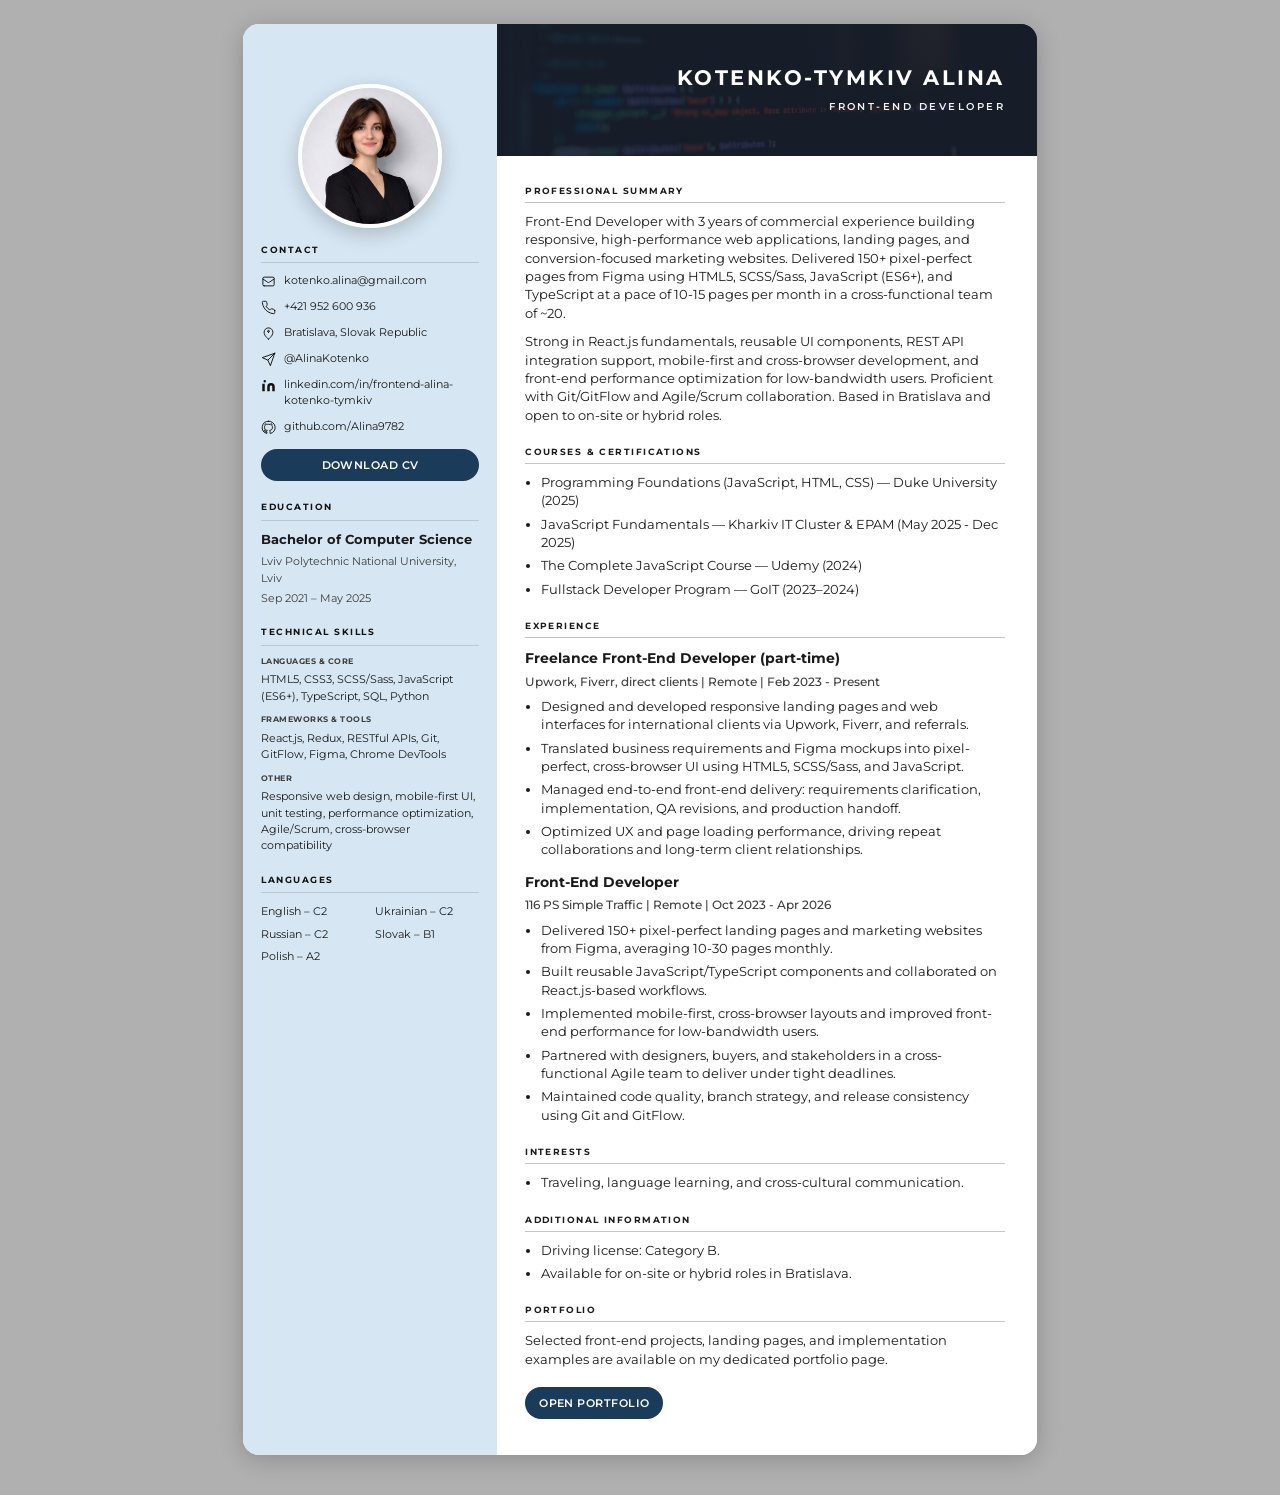
<file: index.html>
<!DOCTYPE html>
<html lang="en">
<head>
    <meta charset="UTF-8">
    <meta name="viewport" content="width=device-width, initial-scale=1.0">
    <title>Kotenko-Tymkiv Alina — Front-End Developer</title>
    <link rel="preconnect" href="https://fonts.googleapis.com">
    <link rel="preconnect" href="https://fonts.gstatic.com" crossorigin>
    <link href="https://fonts.googleapis.com/css2?family=Montserrat:wght@400;500;600;700&display=swap" rel="stylesheet">
    <link rel="icon" href="assets/img/favicon.ico" type="image/x-icon">
    <style>
        :root {
            --header-bg: #141c28;
            --header-overlay: rgba(20, 28, 40, 0.88);
            --sidebar-blue: #d6e6f2;
            --sidebar-text: #1a1a1a;
            --sidebar-heading: #111;
            --main-bg: #ffffff;
            --rule: #b8c9d6;
            --main-rule: #c5c5c5;
            --ink: #1a1a1a;
            --muted: #3d3d3d;
        }

        * {
            box-sizing: border-box;
        }

        body {
            margin: 0;
            min-height: 100vh;
            font-family: "Montserrat", system-ui, sans-serif;
            font-size: 9.5pt;
            line-height: 1.45;
            color: var(--ink);
            background: #b0b0b0;
            -webkit-font-smoothing: antialiased;
        }

        .page-wrap {
            min-height: 100vh;
            display: flex;
            justify-content: center;
            padding: 24px 16px 40px;
            border-radius: 16px;
            overflow: hidden;
        }

        .cv {
            width: 100%;
            max-width: 794px;
            min-height: 1123px;
            display: grid;
            grid-template-columns: minmax(220px, 32%) 1fr;
            grid-template-rows: auto 1fr;
            grid-template-areas:
                "photo header"
                "sidebar main";
            background: var(--main-bg);
            box-shadow: 0 4px 24px rgba(0, 0, 0, 0.2);
            border-radius: 16px;
            overflow: hidden;
        }

        .photo-band {
            grid-area: photo;
            position: relative;
            height: 132px;
            background: var(--sidebar-blue);
        }

        .avatar {
            position: absolute;
            left: 50%;
            bottom: -72px;
            transform: translateX(-50%);
            width: 144px;
            height: 144px;
            border-radius: 50%;
            object-fit: cover;
            object-position: center top;
            border: 4px solid #fff;
            box-shadow: 0 6px 20px rgba(0, 0, 0, 0.2);
            z-index: 3;
        }

        .sidebar-inner {
            grid-area: sidebar;
            padding: 88px 18px 28px 18px;
            color: var(--sidebar-text);
            background: var(--sidebar-blue);
        }

        .sb-block {
            margin-bottom: 20px;
        }

        .sb-block:last-child {
            margin-bottom: 0;
        }

        .sb-title {
            font-size: 8.5px;
            font-weight: 700;
            letter-spacing: 0.18em;
            text-transform: uppercase;
            color: var(--sidebar-heading);
            margin: 0 0 10px;
            padding-bottom: 6px;
            border-bottom: 1px solid var(--rule);
        }

        .contact-item {
            display: flex;
            align-items: flex-start;
            gap: 8px;
            margin-bottom: 10px;
            font-size: 8.5pt;
            line-height: 1.4;
        }

        .contact-item:last-child {
            margin-bottom: 0;
        }

        .contact-item svg {
            flex-shrink: 0;
            width: 15px;
            height: 15px;
            margin-top: 1px;
            color: var(--sidebar-heading);
            stroke: currentColor;
            fill: none;
            stroke-width: 1.5;
            stroke-linecap: round;
            stroke-linejoin: round;
        }

        .contact-item svg.icon-fill {
            stroke: none;
            fill: currentColor;
        }

        .contact-item a {
            color: var(--sidebar-text);
            text-decoration: none;
            word-break: break-word;
        }

        .contact-item a:hover {
            text-decoration: underline;
        }

        .edu-line {
            font-weight: 700;
            font-size: 9.5pt;
            margin-bottom: 4px;
        }

        .edu-place {
            font-size: 8.5pt;
            margin-bottom: 4px;
            color: var(--muted);
        }

        .edu-dates {
            font-size: 8.5pt;
            color: var(--muted);
        }

        .skill-sub {
            margin-bottom: 10px;
        }

        .skill-sub:last-child {
            margin-bottom: 0;
        }

        .skill-sub strong {
            display: block;
            font-size: 8px;
            text-transform: uppercase;
            letter-spacing: 0.06em;
            color: var(--muted);
            margin-bottom: 4px;
            font-weight: 700;
        }

        .skill-sub p {
            margin: 0;
            font-size: 8.5pt;
        }

        .lang-grid {
            display: grid;
            grid-template-columns: 1fr 1fr;
            gap: 6px 10px;
            font-size: 8.5pt;
        }

        .header-bar {
            grid-area: header;
            position: relative;
            min-height: 132px;
            display: flex;
            align-items: center;
            justify-content: flex-end;
            padding: 24px 32px 24px 24px;
            color: #fff;
            overflow: hidden;
        }

        .header-bar::before {
            content: "";
            position: absolute;
            inset: 0;
            background:
                linear-gradient(var(--header-overlay), var(--header-overlay)),
                url("bg-img.png") center / cover no-repeat;
            z-index: 0;
        }

        .header-inner {
            position: relative;
            z-index: 1;
            text-align: right;
        }

        .header-name {
            margin: 0;
            font-size: clamp(17px, 2.1vw, 21px);
            font-weight: 700;
            letter-spacing: 0.12em;
            line-height: 1.15;
            text-transform: uppercase;
        }

        .header-role {
            margin: 10px 0 0;
            font-size: 9.5px;
            font-weight: 600;
            letter-spacing: 0.26em;
            text-transform: uppercase;
            opacity: 0.95;
        }

        main {
            grid-area: main;
            min-width: 0;
            padding: 28px 32px 36px 28px;
            background: var(--main-bg);
        }

        .section {
            margin-bottom: 20px;
        }

        .section:last-child {
            margin-bottom: 0;
        }

        main h2 {
            font-size: 9px;
            font-weight: 700;
            letter-spacing: 0.16em;
            text-transform: uppercase;
            color: var(--ink);
            margin: 0 0 10px;
            padding-bottom: 5px;
            border-bottom: 1px solid var(--main-rule);
        }

        .section p {
            margin: 0 0 10px;
            font-size: 9.5pt;
            text-align: left;
        }

        .section p:last-child {
            margin-bottom: 0;
        }

        ul.bullets {
            margin: 0;
            padding-left: 16px;
        }

        ul.bullets li {
            margin-bottom: 5px;
            font-size: 9.5pt;
        }

        ul.bullets li:last-child {
            margin-bottom: 0;
        }

        .job-title {
            font-weight: 700;
            font-size: 10.5pt;
            margin-bottom: 4px;
        }

        .job-meta {
            font-size: 9pt;
            color: var(--muted);
            margin-bottom: 8px;
            font-weight: 500;
        }

        .portfolio-link {
            display: inline-block;
            margin-top: 8px;
            padding: 8px 14px;
            border-radius: 999px;
            background: #1b3b5a;
            color: #fff;
            text-decoration: none;
            font-size: 8.5pt;
            font-weight: 600;
            letter-spacing: 0.04em;
            text-transform: uppercase;
        }

        .portfolio-link:hover {
            background: #234b70;
        }

        .cv-download {
            display: block;
            margin-top: 14px;
            padding: 8px 14px;
            border-radius: 999px;
            background: #1b3b5a;
            color: #fff;
            text-decoration: none;
            font-size: 8.5pt;
            font-weight: 600;
            letter-spacing: 0.04em;
            text-transform: uppercase;
            text-align: center;
        }

        .cv-download:hover {
            background: #234b70;
        }

        .ref-block {
            font-size: 9.5pt;
            line-height: 1.55;
        }

        .ref-block p {
            margin: 0 0 4px;
            font-size: 9.5pt;
        }

        @media (max-width: 680px) {
            .cv {
                grid-template-columns: 1fr;
                grid-template-rows: auto;
                grid-template-areas:
                    "photo"
                    "header"
                    "sidebar"
                    "main";
                min-height: unset;
            }

            .photo-band {
                height: 100px;
            }

            .avatar {
                width: 120px;
                height: 120px;
                bottom: -56px;
            }

            .sidebar-inner {
                padding: 28px 18px 32px;
            }

            .header-bar {
                min-height: auto;
                padding: 72px 20px 20px;
                justify-content: center;
            }

            .header-inner {
                text-align: center;
            }

            main {
                padding: 24px 18px 32px;
            }

            .lang-grid {
                grid-template-columns: 1fr;
            }
        }

        @media print {
            body {
                background: #fff;
            }

            .page-wrap {
                padding: 0;
            }

            .cv {
                box-shadow: none;
                max-width: none;
            }

            .cv-download {
                display: none;
            }
        }
    </style>
</head>
<body>
    <div class="page-wrap">
        <div class="cv">
            <div class="photo-band">
                <img class="avatar" src="CV-img.png" width="144" height="144" alt="Alina Kotenko-Tymkiv">
            </div>
            <header class="header-bar">
                <div class="header-inner">
                    <h1 class="header-name">Kotenko-Tymkiv Alina</h1>
                    <p class="header-role">Front-End Developer</p>
                </div>
            </header>
            <aside class="sidebar-inner" aria-label="Contact, education, and skills">
                    <div class="sb-block">
                        <h3 class="sb-title">Contact</h3>
                        <div class="contact-item">
                            <svg viewBox="0 0 24 24" aria-hidden="true"><path d="M3 8l7.89 5.26a2 2 0 002.22 0L21 8M5 19h14a2 2 0 002-2V7a2 2 0 00-2-2H5a2 2 0 00-2 2v10a2 2 0 002 2z"/></svg>
                            <a href="mailto:kotenko.alina@gmail.com">kotenko.alina@gmail.com</a>
                        </div>
                        <div class="contact-item">
                            <svg viewBox="0 0 24 24" aria-hidden="true"><path d="M22 16.92v3a2 2 0 01-2.18 2 19.79 19.79 0 01-8.63-3.07 19.5 19.5 0 01-6-6 19.79 19.79 0 01-3.07-8.67A2 2 0 014.11 2h3a2 2 0 012 1.72c.127.96.361 1.903.7 2.81a2 2 0 01-.45 2.11L8.09 9.91a16 16 0 006 6l1.27-1.27a2 2 0 012.11-.45c.907.339 1.85.573 2.81.7A2 2 0 0122 16.92z"/></svg>
                            <a href="tel:+421952600936">+421 952 600 936</a>
                        </div>
                        <div class="contact-item">
                            <svg viewBox="0 0 24 24" aria-hidden="true"><path d="M12 21s7-4.5 7-11a7 7 0 10-14 0c0 6.5 7 11 7 11z"/><path d="M12 10a1.5 1.5 0 100-3 1.5 1.5 0 000 3z"/></svg>
                            <span>Bratislava, Slovak Republic</span>
                        </div>
                        <div class="contact-item">
                            <svg viewBox="0 0 24 24" aria-hidden="true"><path d="M22 2L11 13M22 2l-7 20-4-9-9-4 20-7z"/></svg>
                            <a href="https://t.me/AlinaKotenko" target="_blank" rel="noopener noreferrer">@AlinaKotenko</a>
                        </div>
                        <div class="contact-item">
                            <svg class="icon-fill" viewBox="0 0 24 24" aria-hidden="true" width="15" height="15"><path d="M16 8a6 6 0 016 6v7h-4v-7a2 2 0 00-2-2 2 2 0 00-2 2v7h-4v-7a6 6 0 016-6zM2 9h4v12H2V9zm2-4a2 2 0 114 0 2 2 0 01-4 0z"/></svg>
                            <a href="https://www.linkedin.com/in/frontend-alina-kotenko-tymkiv" target="_blank" rel="noopener noreferrer">linkedin.com/in/frontend-alina-kotenko-tymkiv</a>
                        </div>
                        <div class="contact-item">
                            <svg viewBox="0 0 24 24" aria-hidden="true"><path d="M12 2a10 10 0 00-3.16 19.49c.5.09.68-.22.68-.48v-1.68c-2.78.6-3.37-1.19-3.37-1.19-.45-1.16-1.1-1.46-1.1-1.46-.9-.62.07-.61.07-.61 1 .08 1.52 1.03 1.52 1.03.88 1.53 2.31 1.09 2.87.83.09-.65.35-1.09.63-1.34-2.22-.26-4.56-1.13-4.56-5.04 0-1.11.39-2.01 1.03-2.72-.1-.26-.45-1.29.1-2.69 0 0 .84-.27 2.75 1.04A9.44 9.44 0 0112 6.8c.85 0 1.7.12 2.5.35 1.9-1.31 2.74-1.04 2.74-1.04.56 1.4.21 2.43.11 2.69.64.71 1.03 1.61 1.03 2.72 0 3.92-2.34 4.78-4.58 5.03.36.31.68.92.68 1.86v2.76c0 .27.18.58.69.48A10 10 0 0012 2z"/></svg>
                            <a href="https://github.com/Alina9782" target="_blank" rel="noopener noreferrer">github.com/Alina9782</a>
                        </div>
                        <a class="cv-download" href="assets/files/Frontend%20Developer%202026.pdf" download="Kotenko-Tymkiv-Alina-Frontend-Developer-2026.pdf" aria-label="Download CV as PDF">Download CV</a>
                    </div>

                    <div class="sb-block">
                        <h3 class="sb-title">Education</h3>
                        <div class="edu-line">Bachelor of Computer Science</div>
                        <div class="edu-place">Lviv Polytechnic National University, Lviv</div>
                        <div class="edu-dates">Sep 2021 – May 2025</div>
                    </div>

                    <div class="sb-block">
                        <h3 class="sb-title">Technical skills</h3>
                        <div class="skill-sub">
                            <strong>Languages &amp; core</strong>
                            <p>HTML5, CSS3, SCSS/Sass, JavaScript (ES6+), TypeScript, SQL, Python</p>
                        </div>
                        <div class="skill-sub">
                            <strong>Frameworks &amp; tools</strong>
                            <p>React.js, Redux, RESTful APIs, Git, GitFlow, Figma, Chrome DevTools</p>
                        </div>
                        <div class="skill-sub">
                            <strong>Other</strong>
                            <p>Responsive web design, mobile-first UI, unit testing, performance optimization, Agile/Scrum, cross-browser compatibility</p>
                        </div>
                    </div>

                    <div class="sb-block">
                        <h3 class="sb-title">Languages</h3>
                        <div class="lang-grid">
                            <span>English – C2</span>
                            <span>Ukrainian – C2</span>
                            <span>Russian – C2</span>
                            <span>Slovak – B1</span>
                            <span>Polish – A2</span>
                        </div>
                    </div>
                </aside>

            <main>
                    <section class="section" aria-labelledby="h-summary">
                        <h2 id="h-summary">Professional summary</h2>
                        <p>
                            Front-End Developer with 3 years of commercial experience building responsive, high-performance web applications,
                            landing pages, and conversion-focused marketing websites. Delivered 150+ pixel-perfect pages from Figma using HTML5,
                            SCSS/Sass, JavaScript (ES6+), and TypeScript at a pace of 10-15 pages per month in a cross-functional team of ~20.
                        </p>
                        <p>
                            Strong in React.js fundamentals, reusable UI components, REST API integration support, mobile-first and cross-browser
                            development, and front-end performance optimization for low-bandwidth users. Proficient with Git/GitFlow and Agile/Scrum
                            collaboration. Based in Bratislava and open to on-site or hybrid roles.
                        </p>
                    </section>

                    <section class="section" aria-labelledby="h-courses">
                        <h2 id="h-courses">Courses &amp; certifications</h2>
                        <ul class="bullets">
                            <li>Programming Foundations (JavaScript, HTML, CSS) — Duke University (2025)</li>
                            <li>JavaScript Fundamentals — Kharkiv IT Cluster &amp; EPAM (May 2025 - Dec 2025)</li>
                            <li>The Complete JavaScript Course — Udemy (2024)</li>
                            <li>Fullstack Developer Program — GoIT (2023–2024)</li>
                        </ul>
                    </section>

                    <section class="section" aria-labelledby="h-exp">
                        <h2 id="h-exp">Experience</h2>
                        <div class="job-title">Freelance Front-End Developer (part-time)</div>
                        <div class="job-meta">Upwork, Fiverr, direct clients | Remote | Feb 2023 - Present</div>
                        <ul class="bullets">
                            <li>Designed and developed responsive landing pages and web interfaces for international clients via Upwork, Fiverr, and referrals.</li>
                            <li>Translated business requirements and Figma mockups into pixel-perfect, cross-browser UI using HTML5, SCSS/Sass, and JavaScript.</li>
                            <li>Managed end-to-end front-end delivery: requirements clarification, implementation, QA revisions, and production handoff.</li>
                            <li>Optimized UX and page loading performance, driving repeat collaborations and long-term client relationships.</li>
                        </ul>
                        <div class="job-title" style="margin-top: 12px;">Front-End Developer</div>
                        <div class="job-meta">116 PS Simple Traffic | Remote | Oct 2023 - Apr 2026</div>
                        <ul class="bullets">
                            <li>Delivered 150+ pixel-perfect landing pages and marketing websites from Figma, averaging 10-30 pages monthly.</li>
                            <li>Built reusable JavaScript/TypeScript components and collaborated on React.js-based workflows.</li>
                            <li>Implemented mobile-first, cross-browser layouts and improved front-end performance for low-bandwidth users.</li>
                            <li>Partnered with designers, buyers, and stakeholders in a cross-functional Agile team to deliver under tight deadlines.</li>
                            <li>Maintained code quality, branch strategy, and release consistency using Git and GitFlow.</li>
                        </ul>
                    </section>

                    <section class="section" aria-labelledby="h-extra">
                        <h2 id="h-extra">Interests</h2>
                        <ul class="bullets">
                            <li>Traveling, language learning, and cross-cultural communication.</li>
                        </ul>
                    </section>

                    <section class="section" aria-labelledby="h-additional">
                        <h2 id="h-additional">Additional information</h2>
                        <ul class="bullets">
                            <li>Driving license: Category B.</li>
                            <li>Available for on-site or hybrid roles in Bratislava.</li>
                        </ul>
                    </section>

                    <section class="section" aria-labelledby="h-portfolio">
                        <h2 id="h-portfolio">Portfolio</h2>
                        <p>
                            Selected front-end projects, landing pages, and implementation examples are available on my dedicated portfolio page.
                        </p>
                        <a class="portfolio-link" href="portfolio.html">Open Portfolio</a>
                    </section>
                </main>
        </div>
    </div>
</body>
</html>
</file>
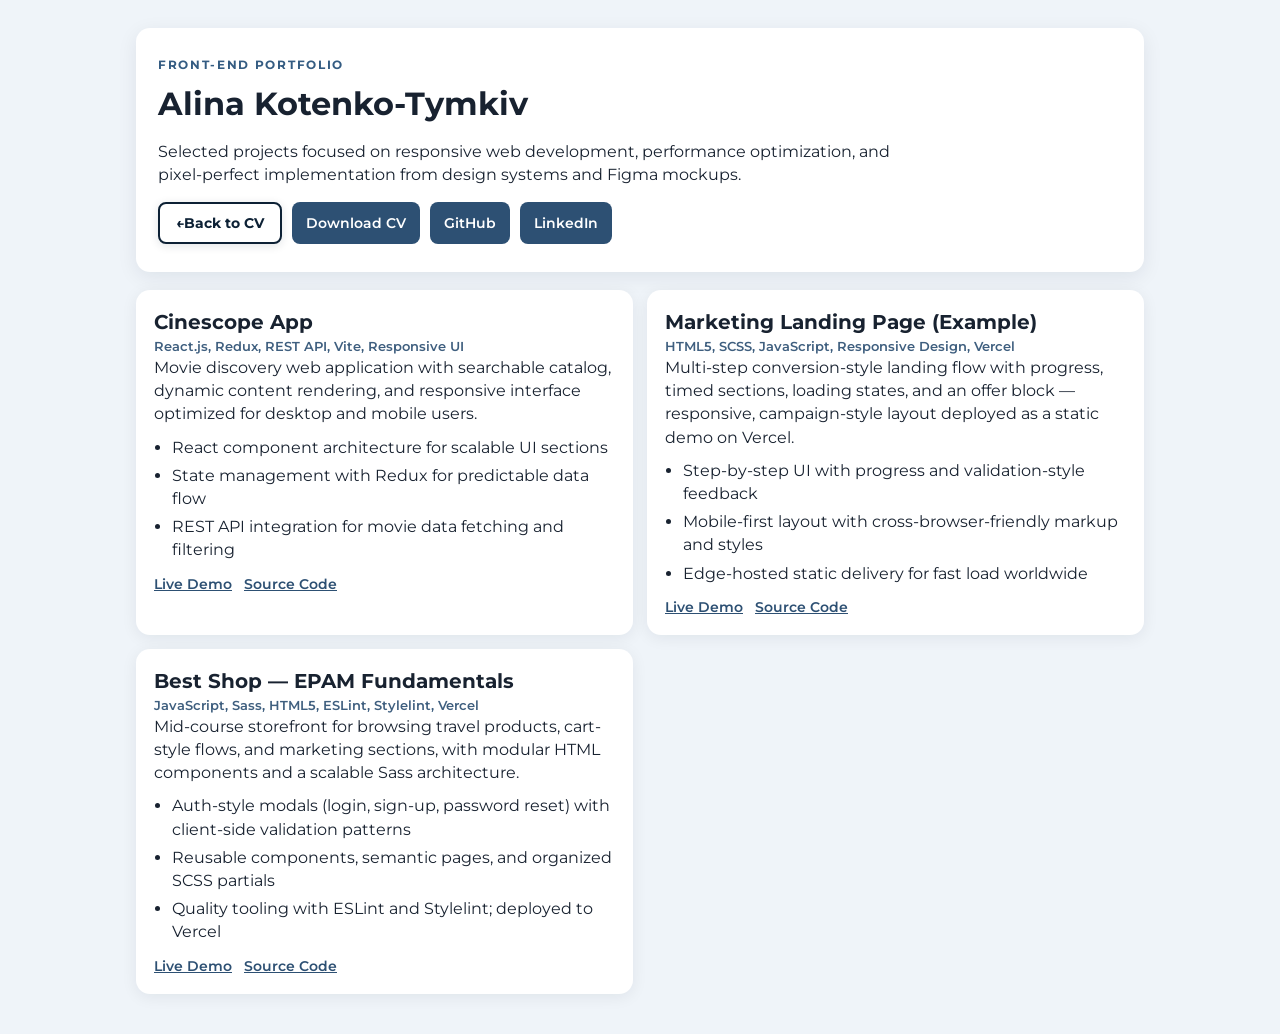
<file: portfolio.html>
<!DOCTYPE html>
<html lang="en">
<head>
    <meta charset="UTF-8">
    <meta name="viewport" content="width=device-width, initial-scale=1.0">
    <title>Portfolio — Alina Kotenko-Tymkiv</title>
    <link rel="preconnect" href="https://fonts.googleapis.com">
    <link rel="preconnect" href="https://fonts.gstatic.com" crossorigin>
    <link href="https://fonts.googleapis.com/css2?family=Montserrat:wght@400;500;600;700&display=swap" rel="stylesheet">
    <link rel="icon" href="assets/img/favicon.ico" type="image/x-icon">
    <link rel="stylesheet" href="assets/css/portfolio.css">
</head>
<body>
    <div class="page">
        <header class="top">
            <p class="eyebrow">Front-End Portfolio</p>
            <h1>Alina Kotenko-Tymkiv</h1>
            <p class="lead">
                Selected projects focused on responsive web development, performance optimization,
                and pixel-perfect implementation from design systems and Figma mockups.
            </p>
            <div class="top-actions">
                <a class="back-to-cv" href="index.html"><span aria-hidden="true">← </span>Back to CV</a>
                <a href="assets/files/Frontend%20Developer%202026.pdf" download="Kotenko-Tymkiv-Alina-Frontend-Developer-2026.pdf" aria-label="Download CV as PDF">Download CV</a>
                <a href="https://github.com/Alina9782" target="_blank" rel="noopener noreferrer">GitHub</a>
                <a href="https://www.linkedin.com/in/frontend-alina-kotenko-tymkiv" target="_blank" rel="noopener noreferrer">LinkedIn</a>
            </div>
        </header>

        <main>
            <section class="grid" aria-label="Project cards">

                <article class="card">
                    <h2>Cinescope App</h2>
                    <p class="meta">React.js, Redux, REST API, Vite, Responsive UI</p>
                    <p>
                        Movie discovery web application with searchable catalog, dynamic content rendering,
                        and responsive interface optimized for desktop and mobile users.
                    </p>
                    <ul>
                        <li>React component architecture for scalable UI sections</li>
                        <li>State management with Redux for predictable data flow</li>
                        <li>REST API integration for movie data fetching and filtering</li>
                    </ul>
                    <div class="links">
                        <a href="https://cinescope-eta-five.vercel.app/" target="_blank" rel="noopener noreferrer" aria-label="Open Cinescope live demo">Live Demo</a>
                        <a href="https://github.com/Alina9782/cinescope" target="_blank" rel="noopener noreferrer" aria-label="Add Cinescope source code link">Source Code</a>
                    </div>
                </article>

                <article class="card">
                    <h2>Marketing Landing Page (Example)</h2>
                    <p class="meta">HTML5, SCSS, JavaScript, Responsive Design, Vercel</p>
                    <p>
                        Multi-step conversion-style landing flow with progress, timed sections, loading states,
                        and an offer block — responsive, campaign-style layout deployed as a static demo on Vercel.
                    </p>
                    <ul>
                        <li>Step-by-step UI with progress and validation-style feedback</li>
                        <li>Mobile-first layout with cross-browser-friendly markup and styles</li>
                        <li>Edge-hosted static delivery for fast load worldwide</li>
                    </ul>
                    <div class="links">
                        <a href="https://landing-page-example-swart.vercel.app/" target="_blank" rel="noopener noreferrer" aria-label="Open marketing landing page example live demo">Live Demo</a>
                        <a href="https://github.com/Alina9782/landing-page-example" target="_blank" rel="noopener noreferrer" aria-label="Add source code link">Source Code</a>
                    </div>
                </article>

                <article class="card">
                    <h2>Best Shop — EPAM Fundamentals</h2>
                    <p class="meta">JavaScript, Sass, HTML5, ESLint, Stylelint, Vercel</p>
                    <p>
                        Mid-course storefront for browsing travel products, cart-style flows, and marketing sections,
                        with modular HTML components and a scalable Sass architecture.
                    </p>
                    <ul>
                        <li>Auth-style modals (login, sign-up, password reset) with client-side validation patterns</li>
                        <li>Reusable components, semantic pages, and organized SCSS partials</li>
                        <li>Quality tooling with ESLint and Stylelint; deployed to Vercel</li>
                    </ul>
                    <div class="links">
                        <a href="https://mid-course-epam-fundamentals-projec.vercel.app/" target="_blank" rel="noopener noreferrer" aria-label="Open Best Shop live demo">Live Demo</a>
                        <a href="https://github.com/Alina9782/Mid-course-Epam-Fundamentals-project" target="_blank" rel="noopener noreferrer" aria-label="Open Best Shop source on GitHub">Source Code</a>
                    </div>
                </article>
            </section>
        </main>
    </div>
</body>
</html>
</file>
<file: assets/css/portfolio.css>
* {
    box-sizing: border-box;
}

body {
    margin: 0;
    font-family: "Montserrat", system-ui, sans-serif;
    color: #182230;
    background: #eff4f9;
    line-height: 1.45;
}

.page {
    max-width: 1040px;
    margin: 0 auto;
    padding: 28px 16px 40px;
}

.top {
    background: #ffffff;
    border-radius: 14px;
    padding: 28px 22px;
    box-shadow: 0 5px 20px rgba(13, 31, 49, 0.08);
}

.eyebrow {
    margin: 0 0 8px;
    text-transform: uppercase;
    letter-spacing: 0.14em;
    font-size: 12px;
    font-weight: 700;
    color: #345c82;
}

h1 {
    margin: 0;
    font-size: clamp(24px, 4vw, 32px);
}

.lead {
    margin: 12px 0 0;
    max-width: 760px;
}

.top-actions {
    margin-top: 16px;
    display: flex;
    flex-wrap: wrap;
    gap: 10px;
    align-items: center;
}

.top-actions a {
    display: inline-flex;
    align-items: center;
    justify-content: center;
    text-decoration: none;
    color: #ffffff;
    background: #2d5073;
    min-height: 42px;
    padding: 0 14px;
    border-radius: 8px;
    font-size: 14px;
    font-weight: 600;
    line-height: 1.2;
}

.top-actions a:hover {
    background: #3c658e;
}

.top-actions .back-to-cv {
    background: #ffffff;
    color: #0d2135;
    border: 2px solid #0d2135;
    font-weight: 700;
    padding: 0 16px;
    min-height: 42px;
    box-shadow: 0 2px 10px rgba(13, 31, 49, 0.12);
}

.top-actions .back-to-cv:hover {
    background: #e8f1f8;
    border-color: #153a5c;
    color: #153a5c;
}

.grid {
    margin-top: 18px;
    display: grid;
    grid-template-columns: repeat(2, minmax(0, 1fr));
    gap: 14px;
}

.card {
    background: #ffffff;
    border-radius: 14px;
    padding: 18px;
    box-shadow: 0 3px 16px rgba(13, 31, 49, 0.07);
}

.card h2 {
    margin: 0;
    font-size: 20px;
}

.meta {
    margin: 8px 0 10px;
    font-size: 13px;
    color: #3f5f7f;
    font-weight: 600;
}

.card p {
    margin: 0;
}

.card ul {
    margin: 10px 0 0;
    padding-left: 18px;
}

.card li {
    margin-bottom: 5px;
}

.links {
    margin-top: 12px;
    display: flex;
    gap: 12px;
}

.links a {
    font-size: 14px;
    font-weight: 600;
    color: #2d5073;
}

@media (max-width: 860px) {
    .grid {
        grid-template-columns: 1fr;
    }
}
</file>
